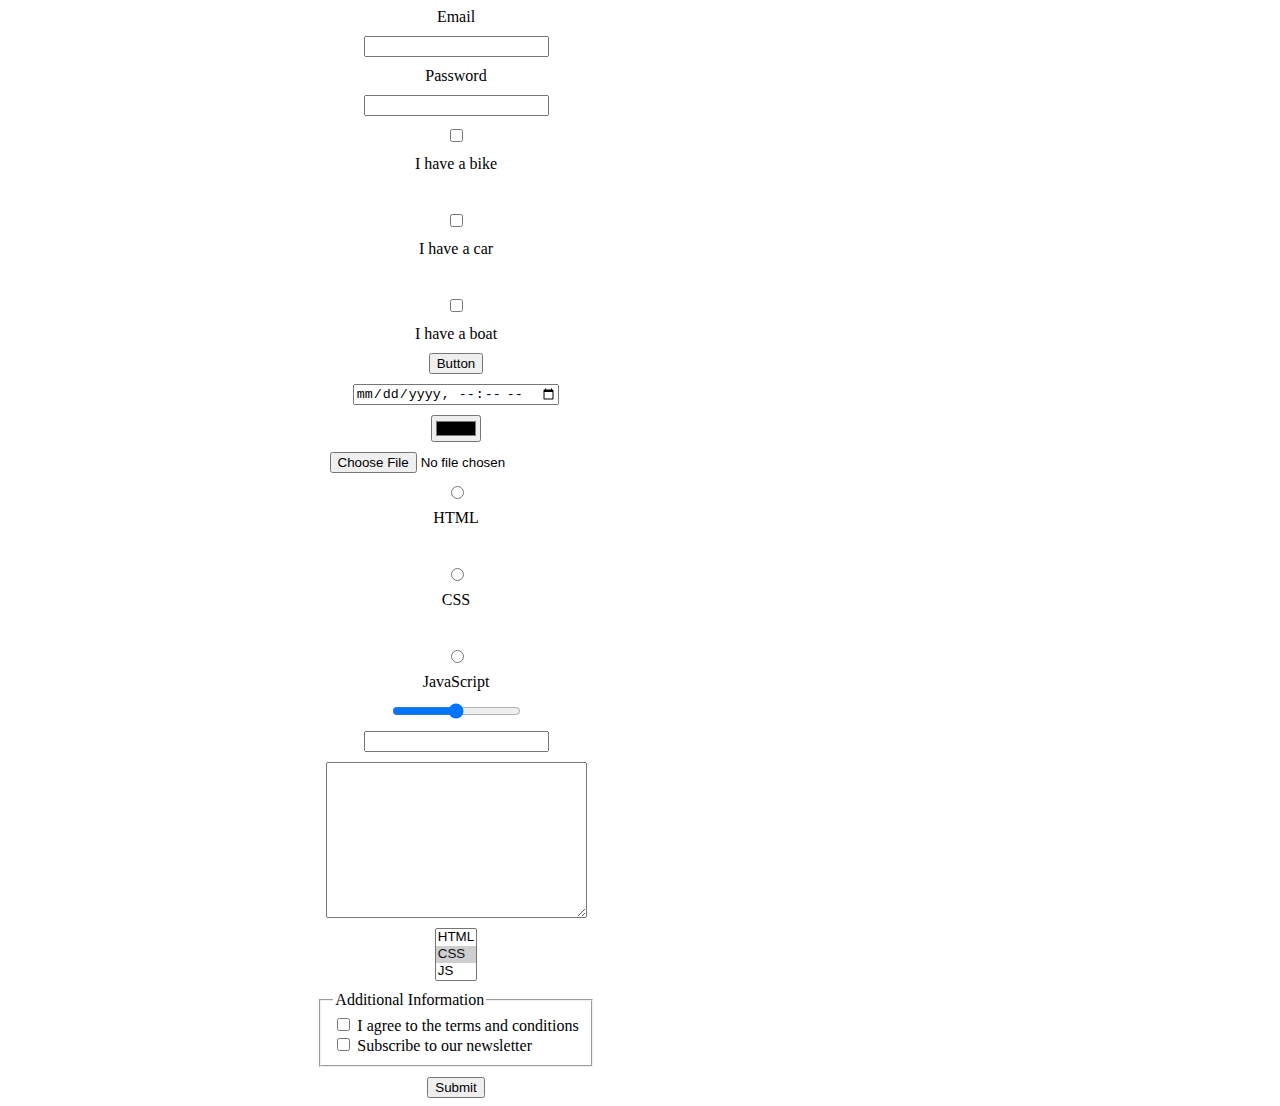
<file: new/NishanthRepo/12july.html>
<!DOCTYPE html>
<html lang="en">

<head>
    <meta charset="UTF-8">
    <meta name="viewport" content="width=device-width, initial-scale=1.0">
    <title>Document</title>
    <style>
        form {
            display: flex;
            flex-direction: column;
            gap: 10px;
            width: 70vw;
            align-items: center;
        }
    </style>
</head>

<body>

    <!-- GET PUT POST DELETE -->

    <form name="user_inputs" action="" target="_blank" autocomplete="off" method="POST">
        <!-- email -->
        <label for="email">Email</label>

        <input name="email" id="email" type="email" />
        <!-- Password -->

        <label for="password">Password</label>

        <input name="password" id="password" type="password">

        <!--  -->



        <input type="checkbox" id="vehicle1" name="vehicle1" value="Bike">
        <label for="vehicle1"> I have a bike</label><br>
        <input type="checkbox" id="vehicle2" name="vehicle2" value="Car">
        <label for="vehicle2"> I have a car</label><br>
        <input type="checkbox" id="vehicle3" name="vehicle3" value="Boat">
        <label for="vehicle3"> I have a boat</label>       
      


        <!--  -->

        <input type="button" value="Button">

        <input type="datetime-local" name="date" id="">

        <input type="color" name="color" id="">

        <input type="file" name="file" id="">

        <input type="radio" id="html" name="fav_language" value="HTML">
        <label for="html">HTML</label><br>
        <input type="radio" id="css" name="fav_language" value="CSS">
        <label for="css">CSS</label><br>
        <input type="radio" id="javascript" name="fav_language1" value="JavaScript">
        <label for="javascript">JavaScript</label>
        <input type="range" name="range" id="">

        <input type="tel" name="" id="">

        <textarea name="comments" id="comments" cols="30" rows="10"></textarea>

        <select name="courses" id="courses" size="3" multiple>
            <option value="html">HTML</option>
            <option value="css" selected>CSS</option>
            <option value="js">JS</option>
        </select>

        <fieldset>
            <legend>Additional Information</legend>
            <input type="checkbox" id="agree" name="agree" value="agree">
            <label for="agree">I agree to the terms and conditions</label><br>
            <input type="checkbox" id="subscribe" name="subscribe" value="subscribe">
            <label for="subscribe">Subscribe to our newsletter</label>
        </fieldset>

        


        <!-- submit the form -->
        <input type="submit" value="Submit">
    </form>

</body>

</html>

<!-- {
    email: email,
    password: password,
    gender: gender,
    courses: ["html", "css"]
    date: date,
    color: color,
    fav_language: fav_language,
    fav_language1: fav_language1,
    range: range,
    tel: tel
} -->
</file>
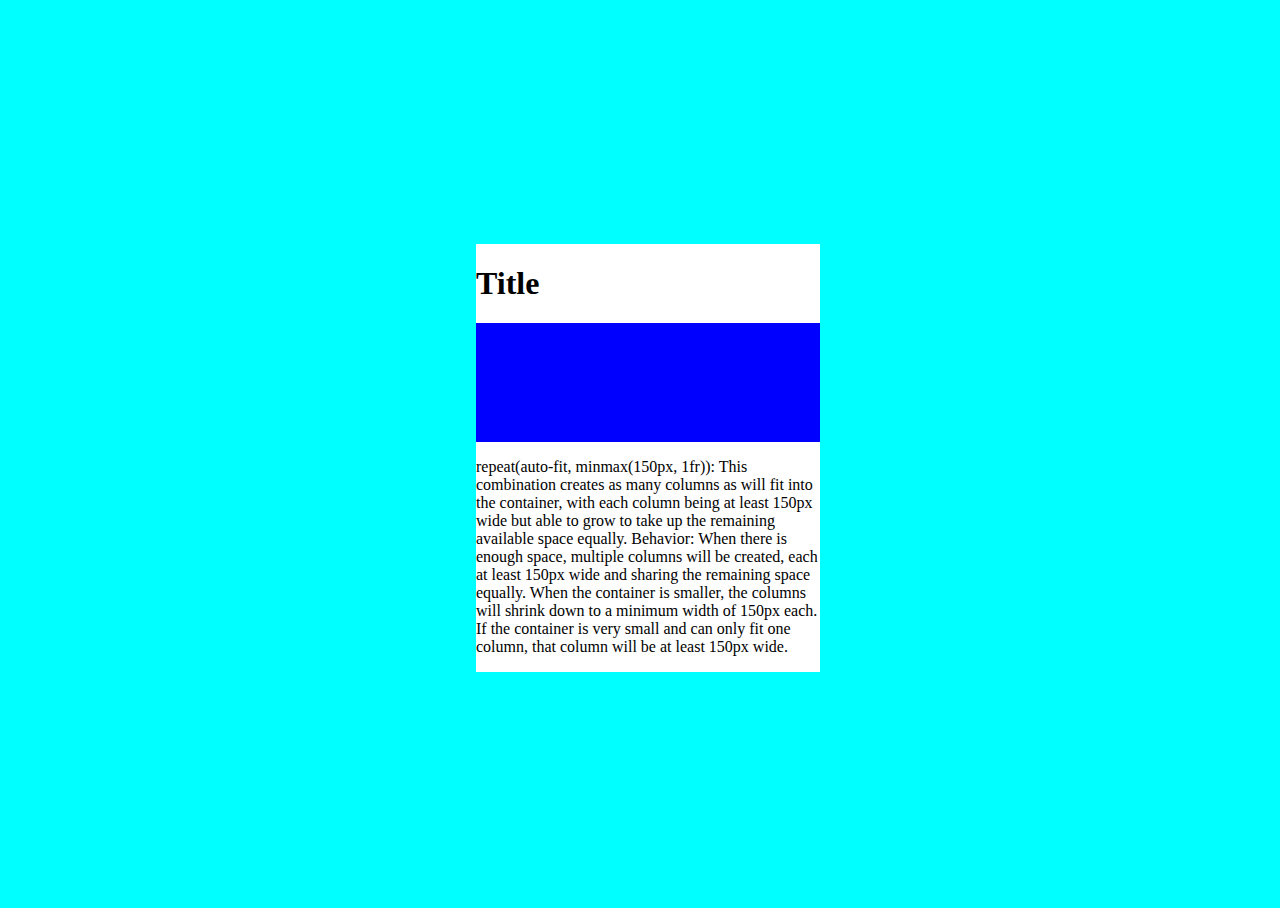
<file: new/NishanthRepo/14thJuly.html>
<!DOCTYPE html>
<html lang="en">
<head>
    <meta charset="UTF-8">
    <meta name="viewport" content="width=device-width, initial-scale=1.0">
    <title>Layout additional</title>
    <style>
        *{
            box-sizing: border-box;
        }

        html{
            width: 100vw;
            height: 100vh;
            background-color: aqua;            
        }  
        
        body{
            height: 100%;
            width: 100%;
            display: grid;
            place-items: center;
        }

        .parent{
            display: grid;
            place-items: center;
        }

        .card{

            width: clamp(23ch, 50%, 43ch);
            display: flex;
            flex-direction: column;            
            height: auto;
            background-color: white;
            
        }

        .visual{
            aspect-ratio: 26/9;
            background-color: blue;
        }

       
      

    </style>
</head>
<body>

    <div class="parent">

        <div class="card">
            <h1>
                Title
            </h1>
            <div class="visual"></div>
            <p>repeat(auto-fit, minmax(150px, 1fr)): This combination creates as many columns as will fit into the container, with each column being at least 150px wide but able to grow to take up the remaining available space equally.
                Behavior:
                When there is enough space, multiple columns will be created, each at least 150px wide and sharing the remaining space equally.
                When the container is smaller, the columns will shrink down to a minimum width of 150px each.
                If the container is very small and can only fit one column, that column will be at least 150px wide.
                
                </p>
        </div>
        
    </div>            

    
</body>
</html>
</file>
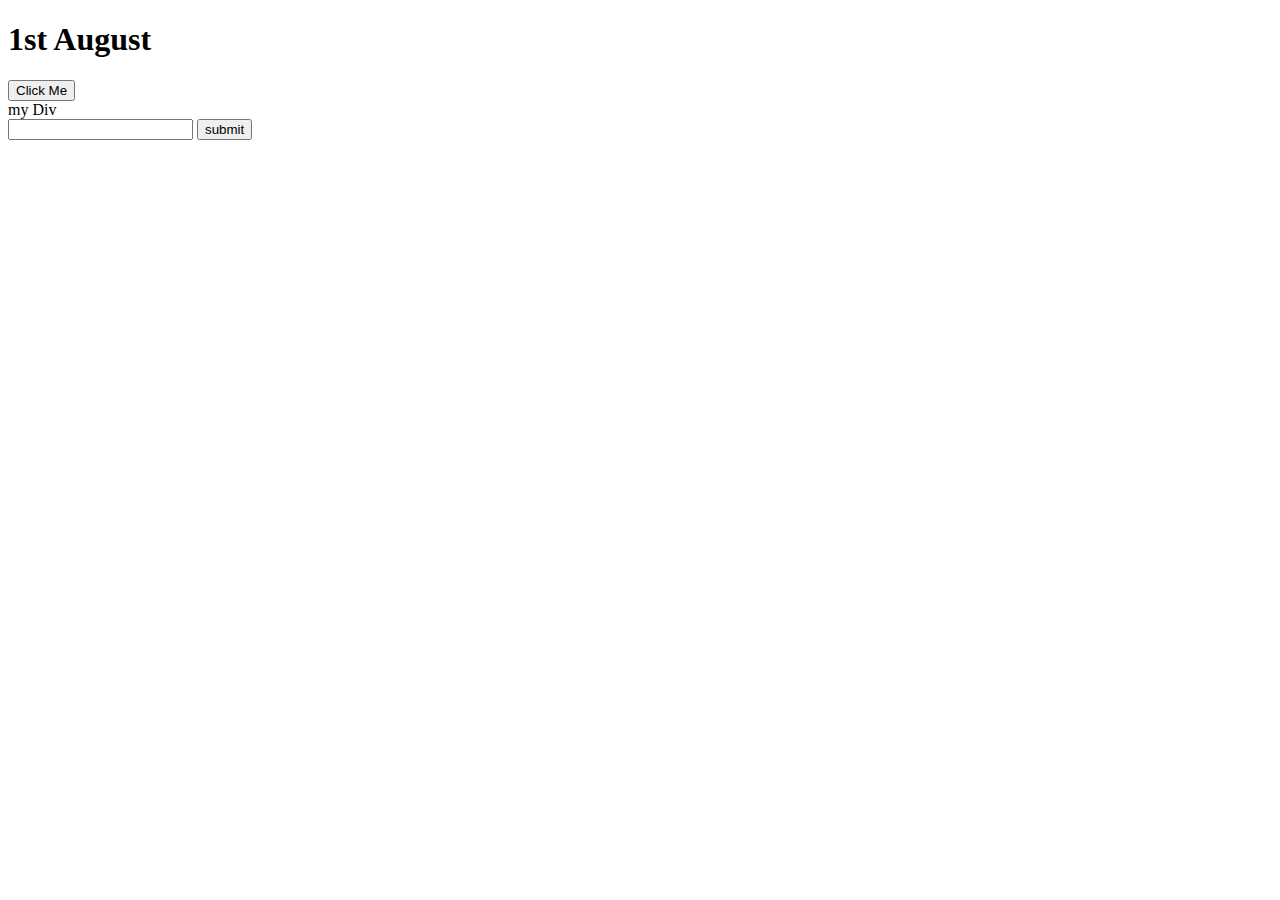
<file: new/NishanthRepo/1stAugust.html>
<!DOCTYPE html>
<html lang="en">
<head>
    <meta charset="UTF-8">
    <meta name="viewport" content="width=device-width, initial-scale=1.0">
    <title>Document</title>
</head>
<body>
    <h1>1st August</h1>

    <input id="a button" type="button" onmousedown="mouseDown();" onmouseup="mouseUp();" onclick="doSomething(this);" value="Click Me" />    

    <div id="myDiv">
        my Div
    </div>


    <div id="todoDiv">
        <form>
            <input name="theInput">
            <button>submit</button>
          </form>
    </div>

    <div id="todo_view">
        <ul id="list">

        </ul>
    </div>





    <script src="1stAugust.js"></script>
</body>
</html>
</file>
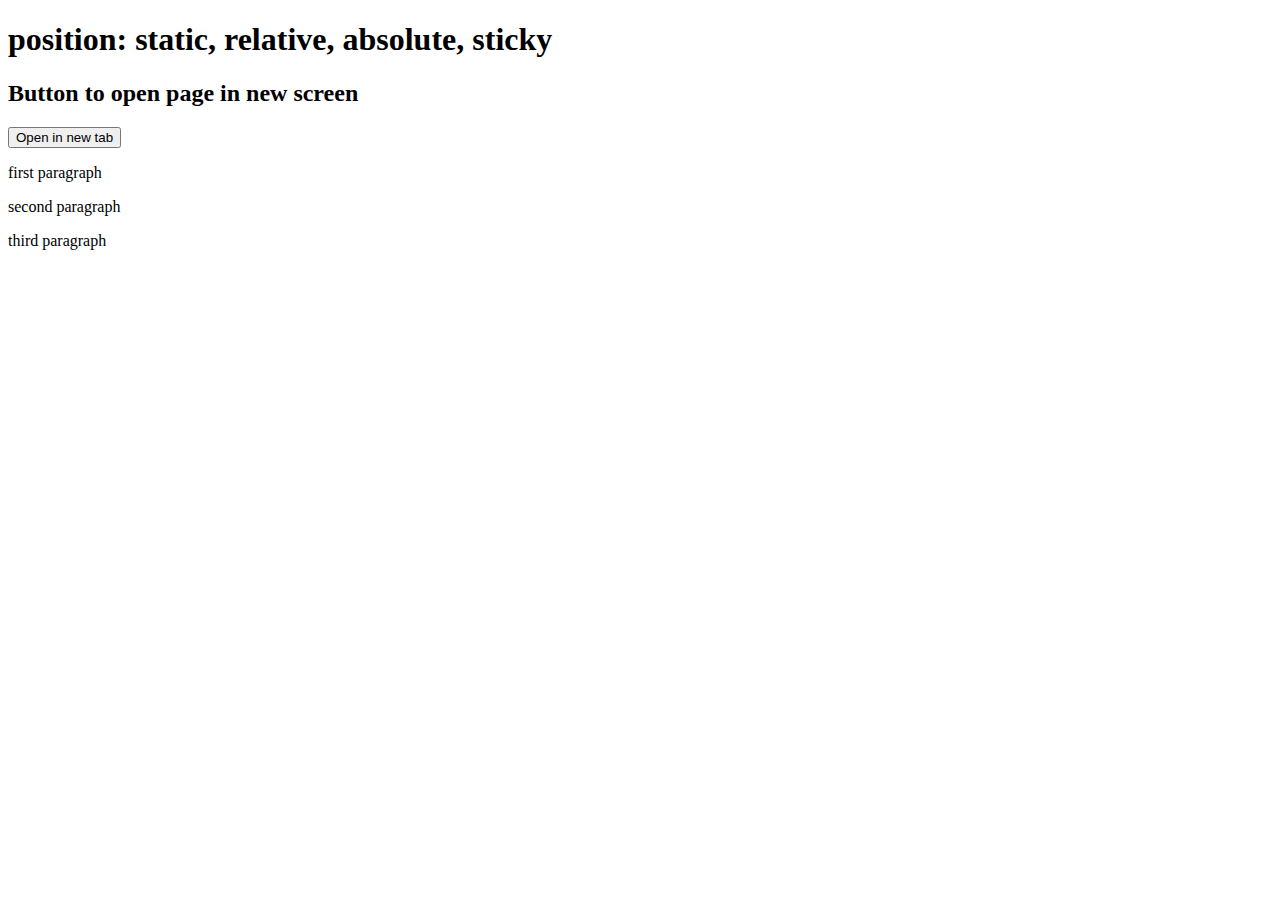
<file: new/NishanthRepo/28July.html>
<!DOCTYPE html>
<html lang="en">
<head>
    <meta charset="UTF-8">
    <meta name="viewport" content="width=device-width, initial-scale=1.0">
    <title>Document</title>
</head>
<body>
    <h1 id="heading1">position: static, relative, absolute, sticky</h1>
    <h2 id="heading2">Button to open page in new screen</h2>
    <button onclick="NewPage('/17thJuly.html')">Open in new tab</button>

    <p class="paragraph">first paragraph</p>
    <p class="paragraph">second paragraph</p>
    <p class="paragraph">third paragraph</p>
    
    <script src="28July.js"></script>
</body>
</html>
</file>
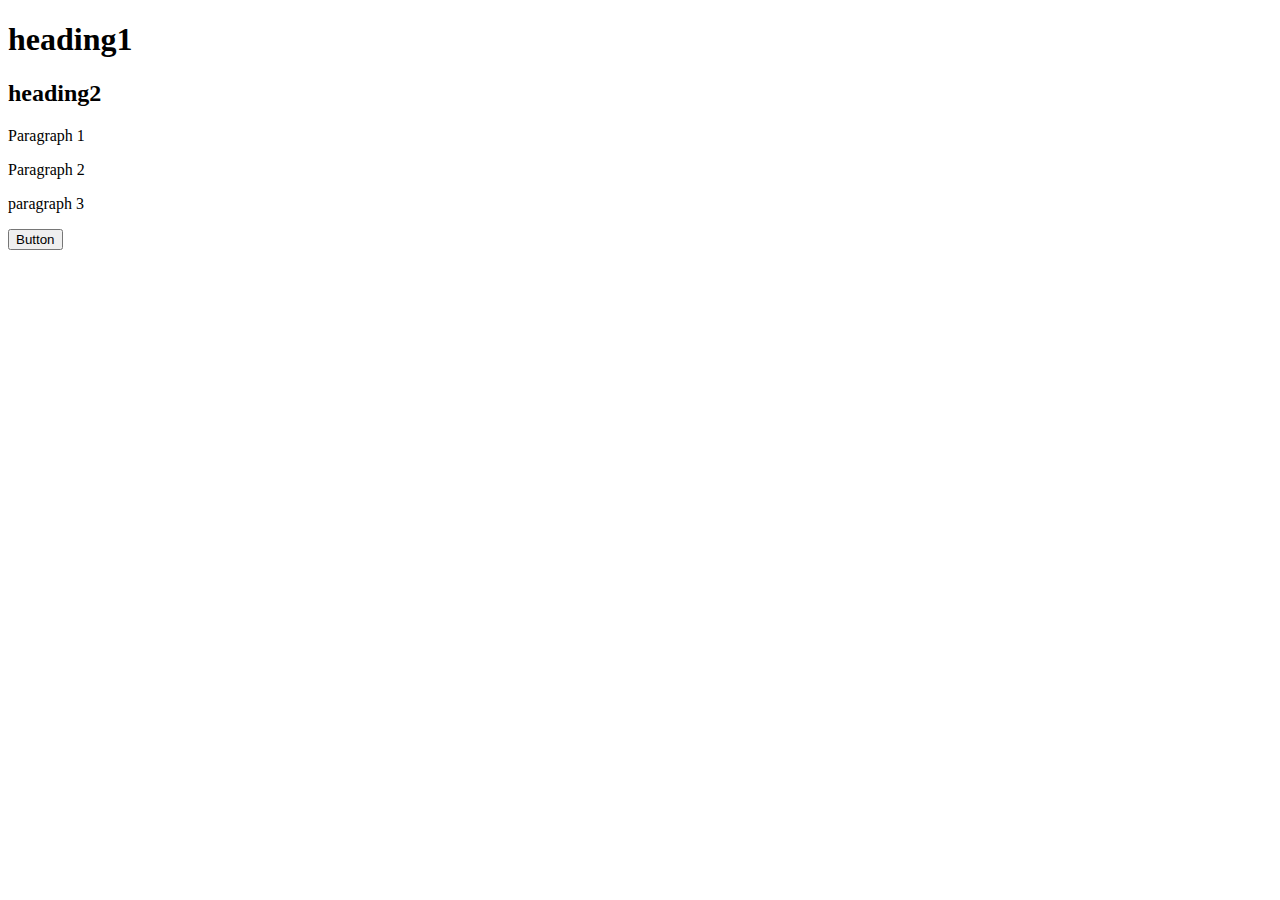
<file: new/NishanthRepo/29thJuly.html>
<!DOCTYPE html>
<html lang="en">
<head>
    <meta charset="UTF-8">
    <meta name="viewport" content="width=device-width, initial-scale=1.0">
    <title>Document</title>
    <link rel="stylesheet" href="29thJuly.css">
</head>
<body>

    <div>
        <h1 id="heading1" class="heading">heading1</h1>
        <h2 class="heading">heading2</h2>
    </div>

    <div id="bbb">
        <p>Paragraph 1</p>
        <p>Paragraph 2</p>
        <p>paragraph 3</p>
    </div>

    <button>Button</button>
    

    <script src="29thJuly.js"></script>
</body>
</html>
</file>
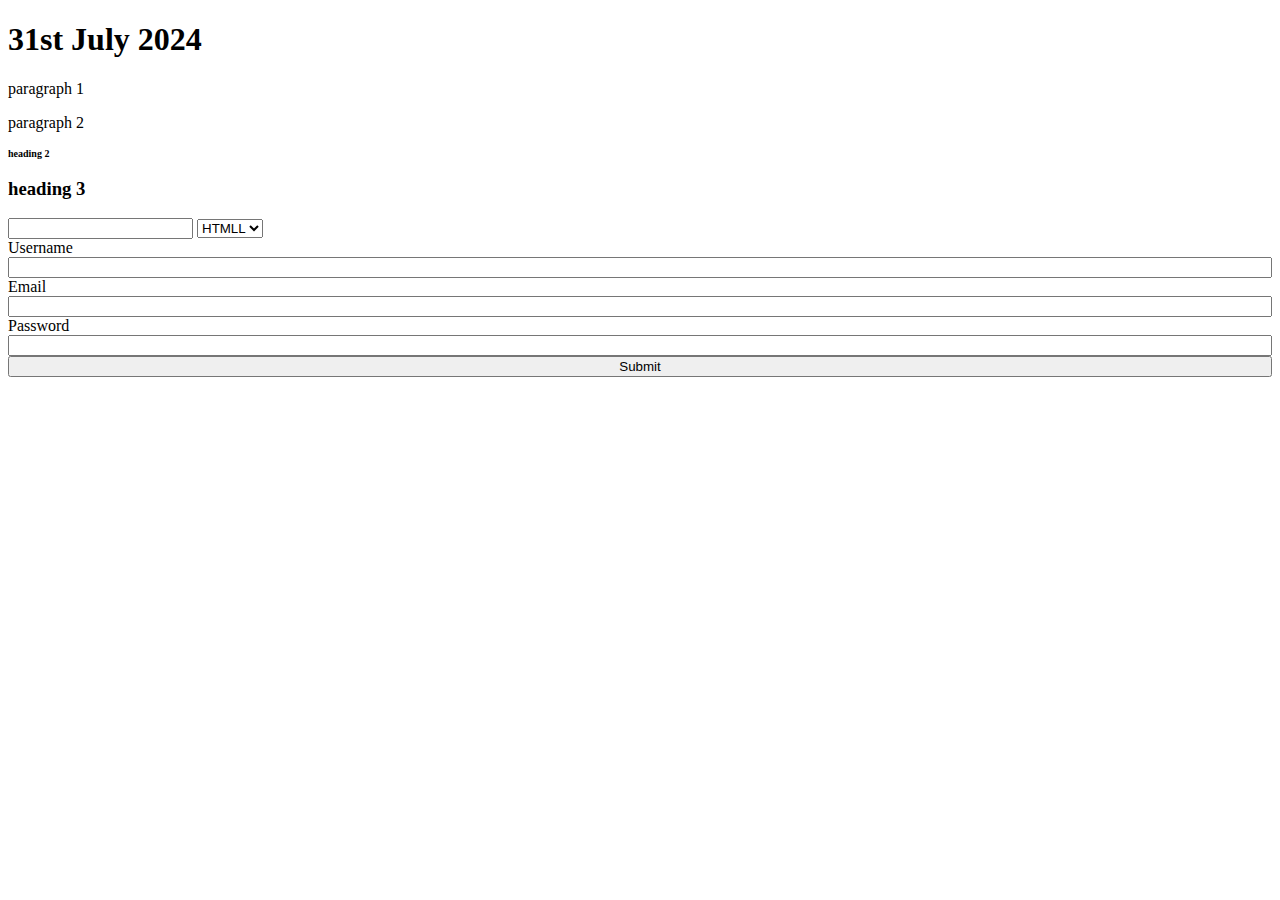
<file: new/NishanthRepo/31stJuly.html>
<!DOCTYPE html>
<html lang="en">
<head>
    <meta charset="UTF-8">
    <meta name="viewport" content="width=device-width, initial-scale=1.0">
    <title>Document</title>
    <style>
        form{
            display: flex;
            flex-direction: column;
        }
    </style>
</head>
<body>

    <h1 id="heading">
        31st July 2024
    </h1>

    <div class="myclass">
        <p>paragraph 1</p>
        <p>paragraph 2</p>
    </div>

    <h2 style="font-size: 10px;" id="heading2">
        heading 2
    </h2>


    <h3 class="myclass">
        heading 3

    </h3>


    <input id="myinput" type="text">

    <select name="" id="myselect">
        <option value="html">HTMLL</option>
        <option value="css">CSS</option>
        <option value="js">JS</option>
        <option value="node">NODE</option>
    </select>


    <form id="myform" method="post" action="">
        <label for="username">Username</label>
        <input type="text" name="username" id="username">
        <label for="email">Email</label>
        <input type="email" name="email" id="email">
        <label for="password">Password</label>
        <input type="password" name="password" id="password">
        <input type="submit" value="Submit"> 
    </form>



    

    <script src="31stJuly.js"></script>
</body>
</html>
</file>
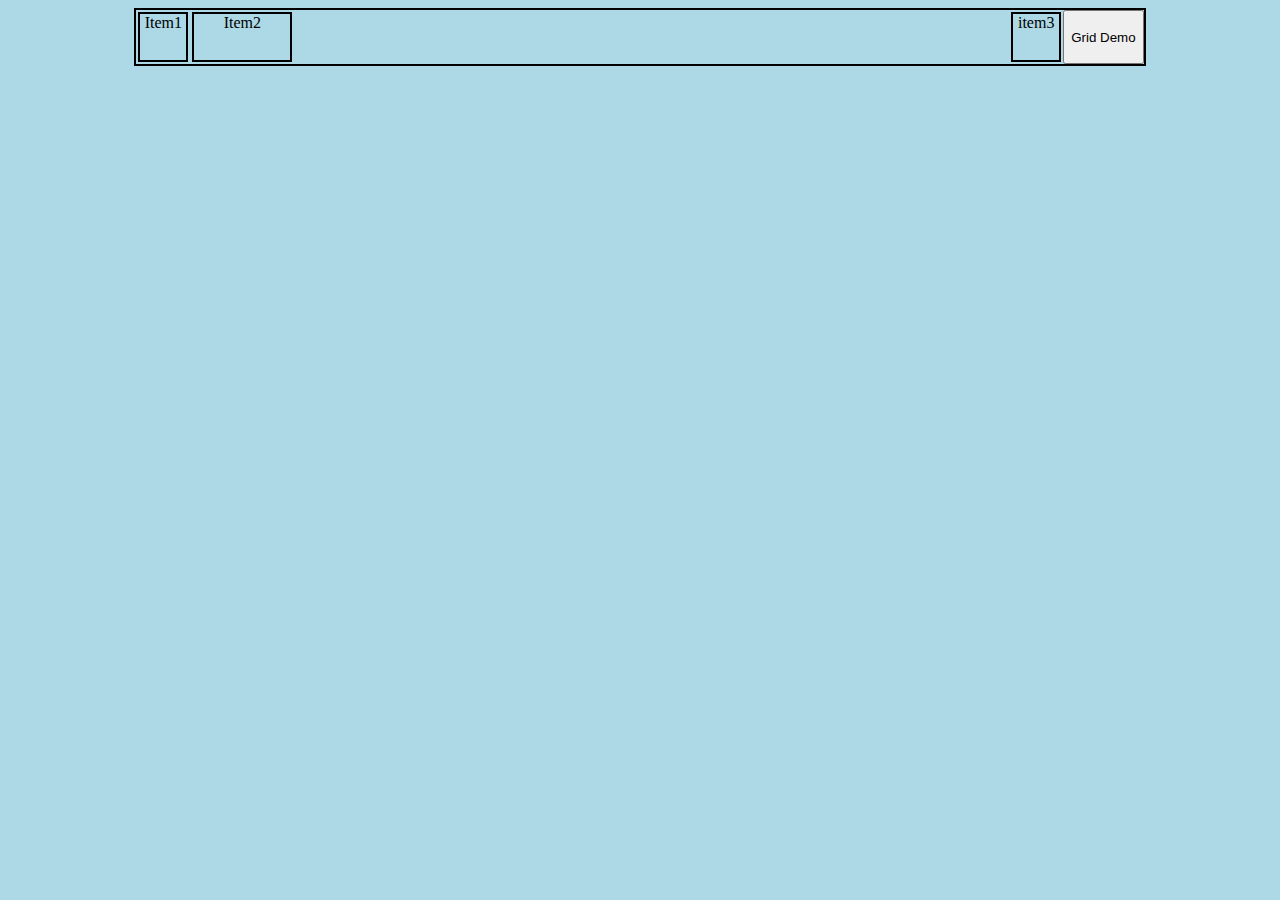
<file: new/NishanthRepo/flexdemo.html>
<!DOCTYPE html>
<html lang="en">
<head>
    <meta charset="UTF-8">
    <meta name="viewport" content="width=device-width, initial-scale=1.0">
    <title>Document</title>
    <style>
        *{
            box-sizing: border-box;
        }
        body{
            display: flex;
            flex-direction: column;
            align-items: center;
            justify-content: center;
            background-color: lightblue;
        }
        .container{
            width: 80%;
            height: 50%;
            border: 2px solid black;
            display: flex;
        }
        .items{
            height: 50px;
            border: 2px solid black;
            margin: 2px;
            text-align: center;
        }
        .item1{

            flex: 0 0 50px;
            
        }
        .item2{

            flex: 0 0 100px;
                        
        }
        .item3{

            flex: 0 0 50px;
            margin-left: auto ;

            
           
        }
    </style>
</head>
<body>
    <div class="container">
        <div class="items item1">Item1</div>
        <div class="items item2">Item2</div>
        <div class="items item3">item3</div>
        <button onclick="window.location = 'griddemo.html'">Grid Demo</button>
    </div>
</body>
</html>
</file>
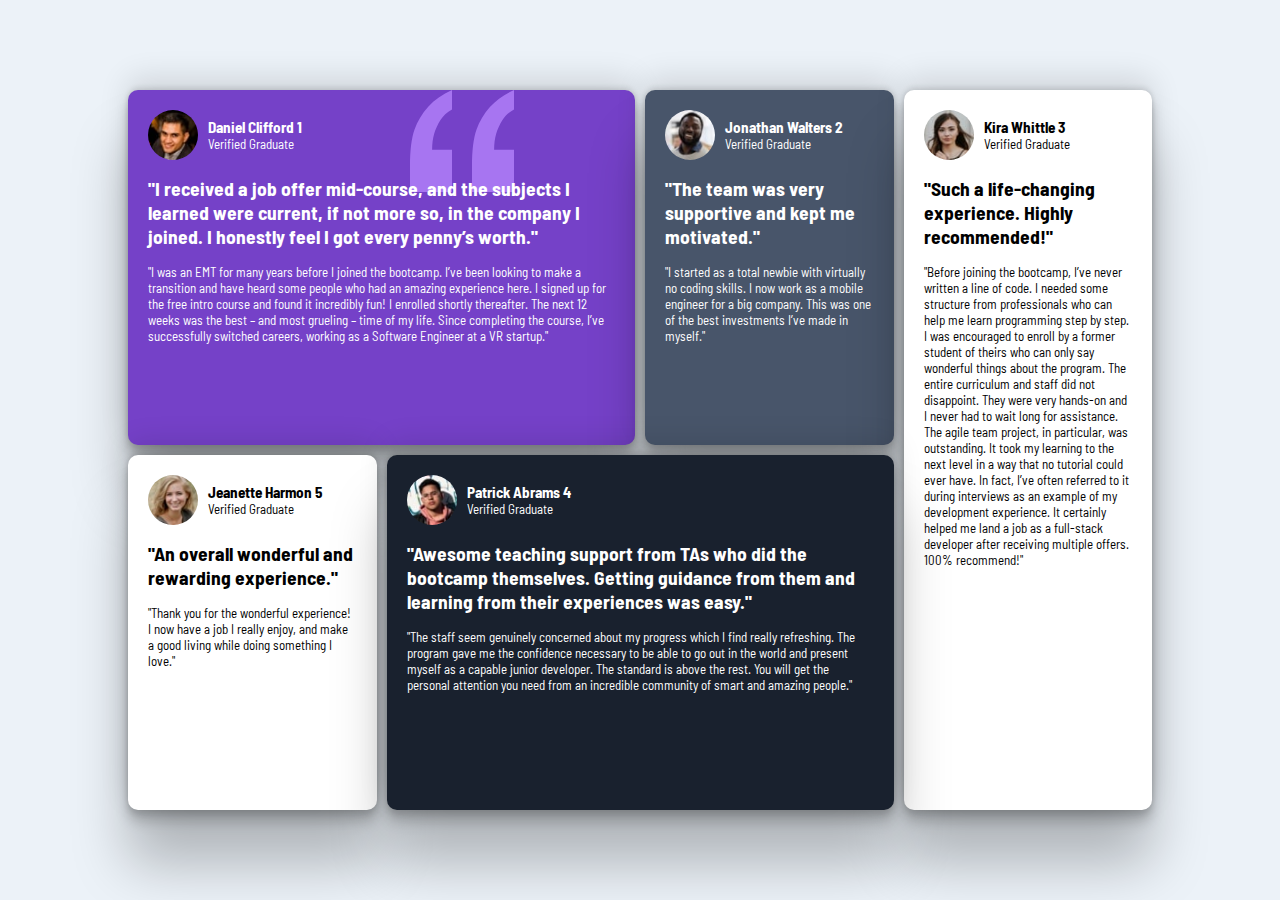
<file: new/NishanthRepo/griddemo.html>
<!DOCTYPE html>
<html lang="en">

<head>
    <meta charset="UTF-8">
    <meta name="viewport" content="width=device-width, initial-scale=1.0">
    <title>Grid Demo</title>
    <link rel="preconnect" href="https://fonts.googleapis.com">
    <link rel="preconnect" href="https://fonts.gstatic.com" crossorigin>
    <link
        href="https://fonts.googleapis.com/css2?family=Barlow+Semi+Condensed:ital,wght@0,100;0,200;0,300;0,400;0,500;0,600;0,700;0,800;0,900;1,100;1,200;1,300;1,400;1,500;1,600;1,700;1,800;1,900&display=swap"
        rel="stylesheet">
    <style>
        * {
            box-sizing: border-box;
        }

        html,
        body {
            width: 100vw;
            height: 100vh;
            margin: 0;
            padding: 0;
            background-color: hsl(210, 46%, 95%);
            display: flex;
            flex-direction: column;
            align-items: center;
            justify-content: center;
            font-size: 13px;
            font-family: "Barlow Semi Condensed", sans-serif;
            font-style: normal;
            font-weight: 500, 600;
        }

        .container {
            width: 80%;
            height: 80%;
            display: grid;
            grid-template-columns:repeat(4,1fr);
            grid-template-rows: repeat(2, 1fr);
            gap: 10px;

        }

        .box {

            padding: 20px;
            border-radius: 10px;
            box-shadow: rgba(0, 0, 0, 0.25) 0px 54px 55px, rgba(0, 0, 0, 0.12) 0px -12px 30px, rgba(0, 0, 0, 0.12) 0px 4px 6px, rgba(0, 0, 0, 0.17) 0px 12px 13px, rgba(0, 0, 0, 0.09) 0px -3px 5px;
        }

        .item1 {

            grid-column: span 2;
            background-color: hsl(263, 55%, 52%);
            color: hsl(0, 0%, 100%);
            background-image: url('images/bg-pattern-quotation.svg');
            background-repeat: no-repeat;
            background-position-x: 70%;


        }

        .item2 {

            background-color: hsl(217, 19%, 35%);
            color: hsl(0, 0%, 100%);

        }


        .item3 {

            grid-row: span 2;
            background-color: hsl(0, 0%, 100%);


        }

        .item4 {
            background-color: hsl(0, 0%, 100%);
        }


        .item5 {

            grid-column: span 2;
            background-color: hsl(219, 29%, 14%);
            color: hsl(0, 0%, 100%);
        }

        .info {
            display: flex;
            flex-direction: row;
            justify-content: start;
            align-items: center;
        }

        .content1 {
            width: 50px;
            height: 50px;
            border-radius: 50%;
        }

        .content2,
        .content3 {
            margin: 0 10px;
        }


        @media screen and (max-width: 800px) {

            .container {
                width: 80%;
                height: 70%;
                display: grid;
                grid-template-columns: 1fr;
                grid-template-rows: auto;
            }

            .item1 {

                grid-column: span 1;

            }


            .item3 {

                grid-row: span 1;

            }


            .item5 {

                grid-column: span 1;
            }





        }
    </style>
</head>

<body>

    <div class="container">

        <div class="box item1">

            <div class="info">
                <img src="images\image-daniel.jpg" alt="profile_img" class="box_internal content1">
                <div>
                    <h3 class="box_internal content2">Daniel Clifford 1
                    </h3>
                    <p class="box_internal content3">Verified Graduate
                    </p>
                </div>
            </div>
            <h2 class="box_internal content4">"I received a job offer mid-course, and the subjects I learned were
                current, if not more so, in the company I joined. I honestly feel I got every penny’s worth."</h2>
            <div class="box_internal content5">"I was an EMT for many years before I joined the bootcamp. I’ve been
                looking to make a transition and have heard some people who had an amazing experience here. I signed up
                for the free intro course and found it incredibly fun! I enrolled shortly thereafter. The next 12 weeks
                was the best – and most grueling – time of my life. Since completing the course, I’ve successfully
                switched careers, working as a Software Engineer at a VR startup."</div>

        </div>
        <div class="box item2">
            <div class="info">
                <img src="images\image-jonathan.jpg" alt="profile_img" class="box_internal content1">
                <div>
                    <h3 class="box_internal content2">Jonathan Walters 2


                    </h3>
                    <p class="box_internal content3">Verified Graduate
                    </p>
                </div>
            </div>
            <h2 class="box_internal content4">"The team was very supportive and kept me motivated."

            </h2>
            <div class="box_internal content5">"I started as a total newbie with virtually no coding skills. I now work
                as a mobile engineer for a big company. This was one of the best investments I’ve made in myself."</div>
        </div>
        <div class="box item3">
            <div class="info">
                <img src="images\image-kira.jpg" alt="profile_img" class="box_internal content1">
                <div>
                    <h3 class="box_internal content2">Kira Whittle 3


                    </h3>
                    <p class="box_internal content3">Verified Graduate
                    </p>
                </div>
            </div>
            <h2 class="box_internal content4">"Such a life-changing experience. Highly recommended!"</h2>
            <div class="box_internal content5">"Before joining the bootcamp, I’ve never written a line of code. I needed
                some structure from professionals who can help me learn programming step by step. I was encouraged to
                enroll by a former student of theirs who can only say wonderful things about the program. The entire
                curriculum and staff did not disappoint. They were very hands-on and I never had to wait long for
                assistance. The agile team project, in particular, was outstanding. It took my learning to the next
                level in a way that no tutorial could ever have. In fact, I’ve often referred to it during interviews as
                an example of my development experience. It certainly helped me land a job as a full-stack developer
                after receiving multiple offers. 100% recommend!"</div>
        </div>

        <div class="box item4">
            <div class="info">
                <img src="images\image-jeanette.jpg" alt="profile_img" class="box_internal content1">
                <div>
                    <h3 class="box_internal content2">Jeanette Harmon 5


                    </h3>
                    <p class="box_internal content3">Verified Graduate
                    </p>
                </div>
            </div>
            <h2 class="box_internal content4">"An overall wonderful and rewarding experience."</h2>
            <div class="box_internal content5">"Thank you for the wonderful experience! I now have a job I really enjoy,
                and make a good living while doing something I love."</div>
        </div>

        <div class="box item5">
            <div class="info">
                <img src="images\image-patrick.jpg" alt="profile_img" class="box_internal content1">
                <div>
                    <h3 class="box_internal content2">Patrick Abrams 4


                    </h3>
                    <p class="box_internal content3">Verified Graduate
                    </p>
                </div>
            </div>
            <h2 class="box_internal content4">"Awesome teaching support from TAs who did the bootcamp themselves.
                Getting guidance from them and learning from their experiences was easy."</h2>
            <div class="box_internal content5">"The staff seem genuinely concerned about my progress which I find really
                refreshing. The program gave me the confidence necessary to be able to go out in the world and present
                myself as a capable junior developer. The standard is above the rest. You will get the personal
                attention you need from an incredible community of smart and amazing people."

            </div>
        </div>
        


    </div>




</body>

</html>
</file>
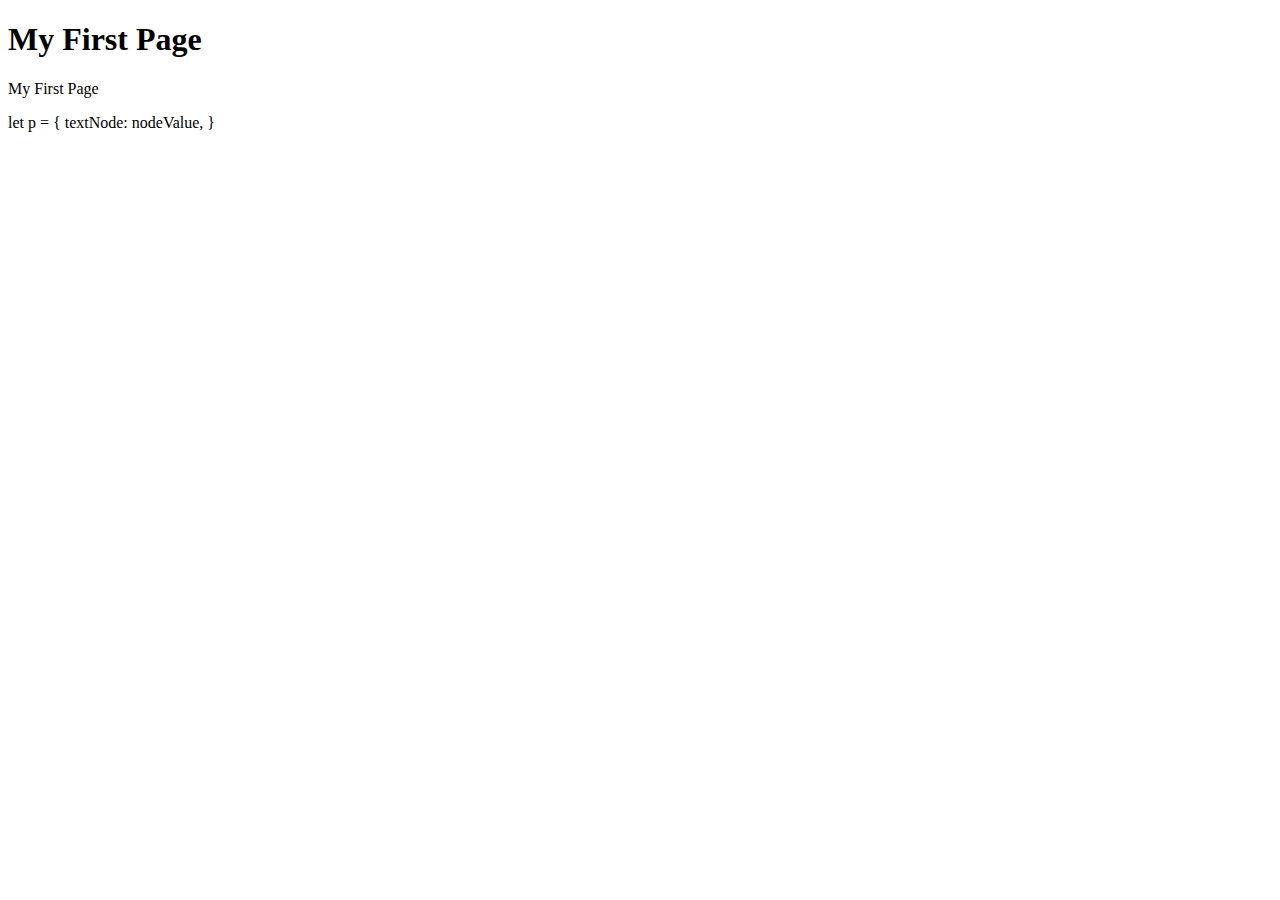
<file: new/NishanthRepo/jsdom.html>
<!DOCTYPE html>
<html lang="en">

<head>
    <meta charset="UTF-8">
    <meta name="viewport" content="width=device-width, initial-scale=1.0">
    <title>JS DOM demo</title>

</head>

<body>
    <h1 id="id01">My First Page</h1>
    <p id="id02"></p>

    
    
    <script>
        console.log(document.getElementById("id01").firstChild.nodeValue)
    document.getElementById("id02").innerHTML = document.getElementById("id01").firstChild.nodeValue;
    </script>
</body>

</html>


let p = {
    textNode: nodeValue,
}
</file>
<file: new/NishanthRepo/29thJuly.css>
.selected{
    background-color: tomato;
}
</file>
